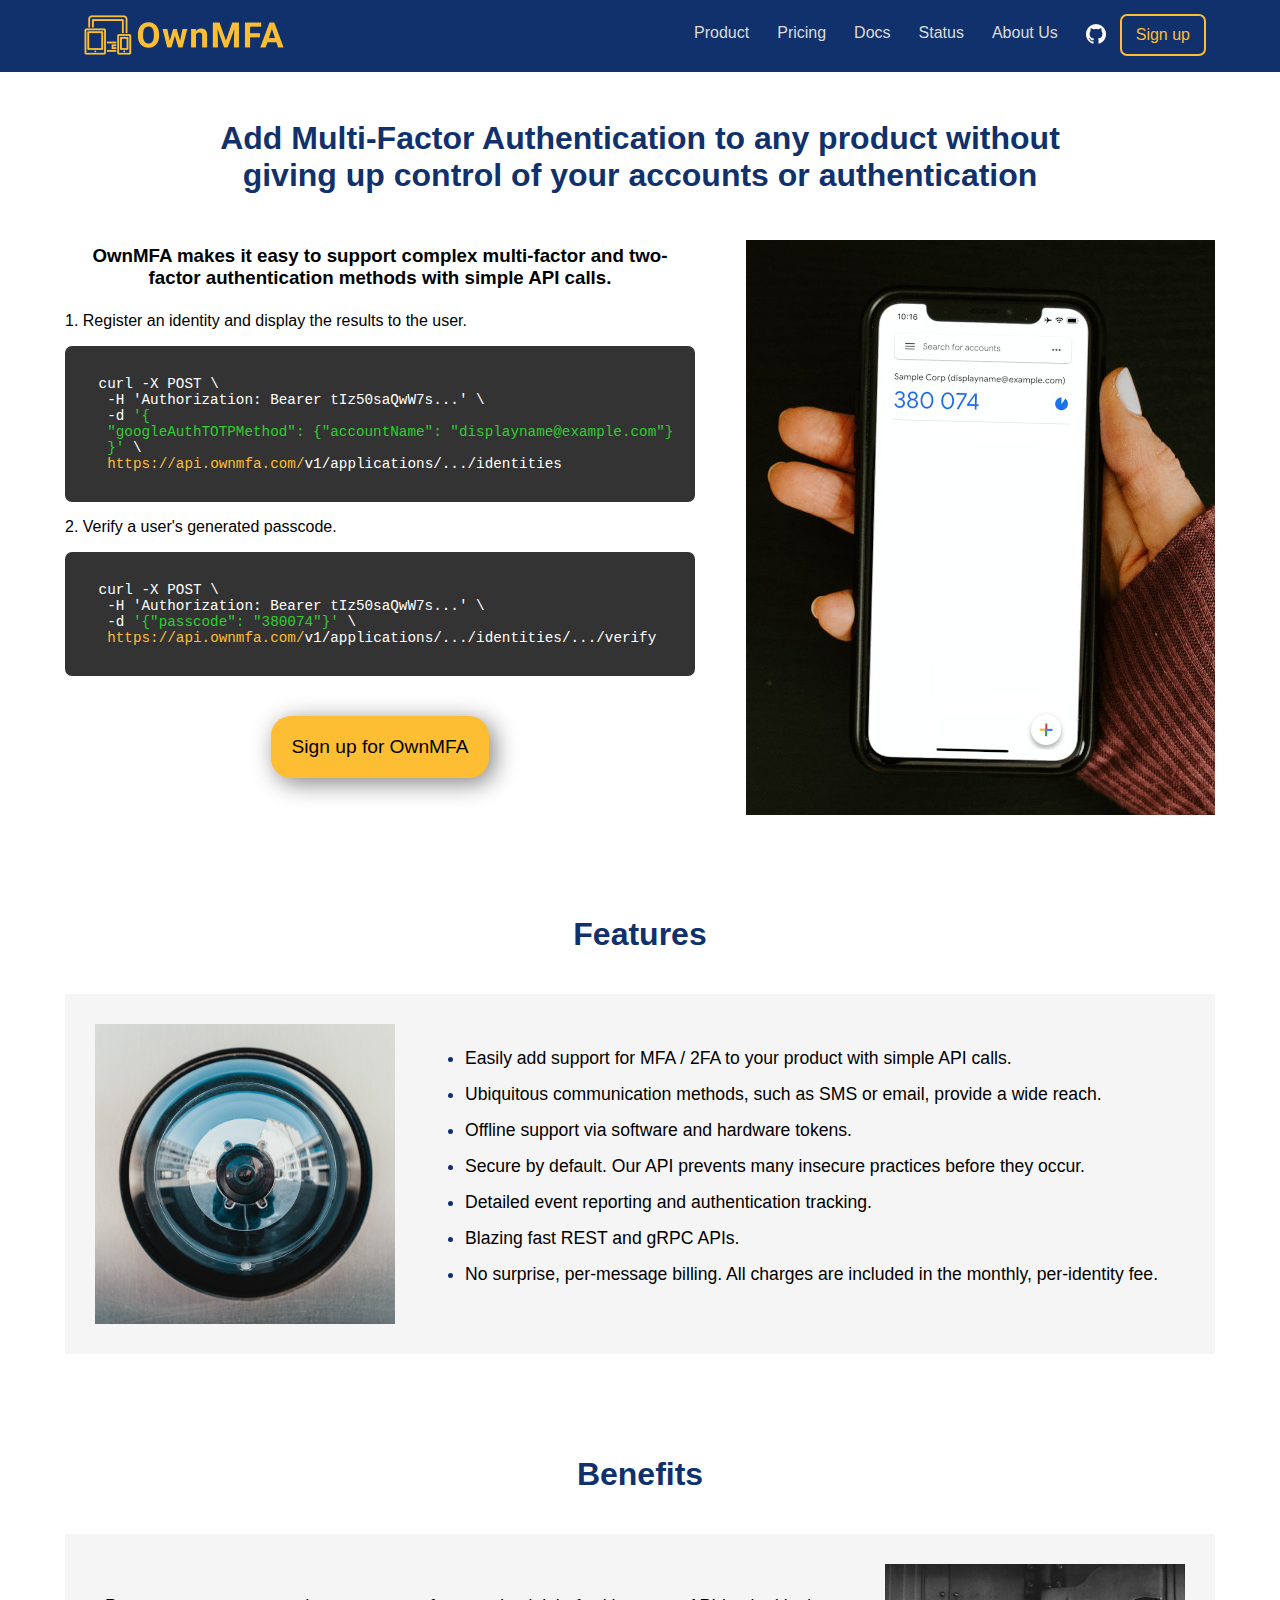
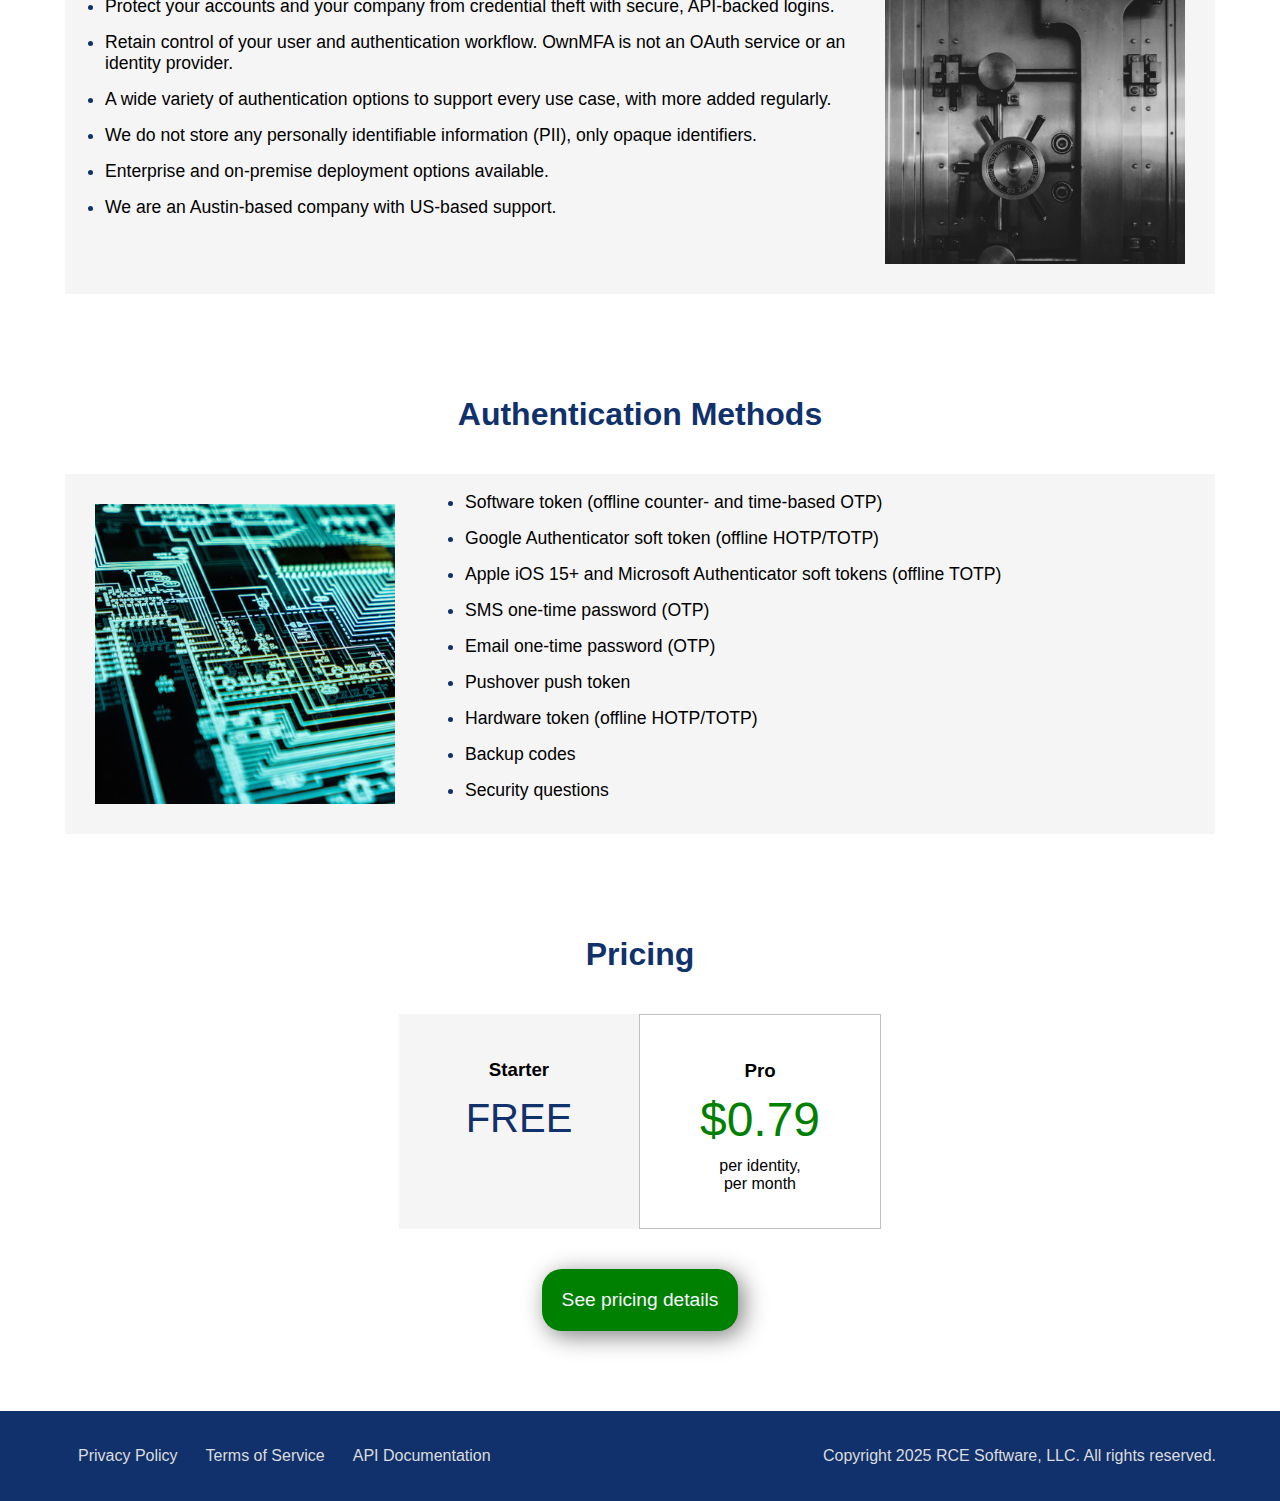
<file: index.html>
<!DOCTYPE html>
<html lang="en">
  <head>
    <meta charset="utf-8" />
    <title>MFA / 2FA as a Service | OwnMFA</title>
    <meta
      name="description"
      content="Add Multi-Factor Authentication to any product without giving up control of your accounts or authentication. OwnMFA APIs make it easy to integrate MFA and 2FA authentication methods quickly."
    />
    <meta
      name="keywords"
      content="MFA, 2FA, multi-factor authentication, two-factor authentication, API, API as a Service, SMS, Email, HOTP, TOTP, Google Authenticator"
    />
    <link rel="stylesheet" href="/assets/css/base.css" />
    <link rel="shortcut icon" href="/assets/img/favicon.png" />
  </head>
  <body>
    <div class="navbar">
      <div class="navbar-inner">
        <a href="/#">
          <img class="logo" src="/assets/img/ownmfa.png" alt="OwnMFA" />
        </a>

        <ul class="nav">
          <li><a href="/#product">Product</a></li>
          <li><a href="/pricing/">Pricing</a></li>
          <li><a href="https://api.ownmfa.com">Docs</a></li>
          <li><a href="https://ownmfa.freshstatus.io/">Status</a></li>
          <li><a href="/about/">About Us</a></li>
          <li>
            <a href="https://github.com/ownmfa"
              ><img src="/assets/img/github.png" alt="GitHub"
            /></a>
          </li>
          <li class="signup">
            <a href="mailto:signup@ownmfa.com?subject=Sign%20up%20for%20OwnMFA"
              >Sign up</a
            >
          </li>
        </ul>
      </div>
    </div>

    <div class="content">
      <div class="lead">
        <div class="lead-inner">
          <h1>
            Add Multi-Factor Authentication to any product without giving up
            control of your accounts or authentication
          </h1>
        </div>

        <div class="demo">
          <div class="demo-left">
            <h3>
              OwnMFA makes it easy to support complex multi-factor and
              two-factor authentication methods with simple API calls.
            </h3>

            <p>1. Register an identity and display the results to the user.</p>

            <div class="code-demo">
              <pre class="code-example"> <code>curl -X POST \
  -H 'Authorization: Bearer tIz50saQwW7s...' \
  -d <span class="code-param">'{
  "googleAuthTOTPMethod": {"accountName": "displayname@example.com"}
  }'</span> \
  <span class="code-url"><a href="https://api.ownmfa.com">https://api.ownmfa.com/</a></span>v1/applications/.../identities</code></pre>
            </div>

            <p>2. Verify a user's generated passcode.</p>

            <div class="code-demo">
              <pre class="code-example"> <code>curl -X POST \
  -H 'Authorization: Bearer tIz50saQwW7s...' \
  -d <span class="code-param">'{"passcode": "380074"}'</span> \
  <span class="code-url"><a href="https://api.ownmfa.com">https://api.ownmfa.com/</a></span>v1/applications/.../identities/.../verify</code></pre>
            </div>

            <div class="signup-btn">
              <a
                href="mailto:signup@ownmfa.com?subject=Sign%20up%20for%20OwnMFA"
                >Sign up for OwnMFA</a
              >
            </div>
          </div>
        </div>
      </div>

      <div class="features section" id="product">
        <h1>Features</h1>
        <div class="features-list">
          <img src="/assets/img/eye.jpg" alt="retinal scanner" />
          <ul class="promo-list">
            <li>
              <span
                >Easily add support for MFA / 2FA to your product with simple
                API calls.</span
              >
            </li>
            <li>
              <span>
                Ubiquitous communication methods, such as SMS or email, provide
                a wide reach.</span
              >
            </li>
            <li>
              <span> Offline support via software and hardware tokens.</span>
            </li>
            <li>
              <span>
                Secure by default. Our API prevents many insecure practices
                before they occur.</span
              >
            </li>
            <li>
              <span>Detailed event reporting and authentication tracking.</span>
            </li>
            <li><span>Blazing fast REST and gRPC APIs.</span></li>
            <li>
              <span>
                No surprise, per-message billing. All charges are included in
                the monthly, per-identity fee.</span
              >
            </li>
          </ul>
        </div>
      </div>

      <div class="benefits section">
        <h1>Benefits</h1>
        <div class="benefits-list">
          <ul class="promo-list">
            <li>
              <span
                >Protect your accounts and your company from credential theft
                with secure, API-backed logins.</span
              >
            </li>
            <li>
              <span>
                Retain control of your user and authentication workflow. OwnMFA
                is not an OAuth service or an identity provider.</span
              >
            </li>
            <li>
              <span>
                A wide variety of authentication options to support every use
                case, with more added regularly.</span
              >
            </li>
            <li>
              <span>
                We do not store any personally identifiable information (PII),
                only opaque identifiers.</span
              >
            </li>
            <li>
              <span
                >Enterprise and on-premise deployment options available.</span
              >
            </li>
            <li>
              <span>We are an Austin-based company with US-based support.</span>
            </li>
          </ul>
          <img src="/assets/img/vault.jpg" alt="vault" />
        </div>
      </div>

      <div class="methods section">
        <h1>Authentication Methods</h1>
        <div class="methods-list">
          <img src="/assets/img/circuit.jpg" alt="glowing circuit" />
          <ul class="promo-list">
            <li>
              <span> Software token (offline counter- and time-based OTP)</span>
            </li>
            <li>
              <span>Google Authenticator soft token (offline HOTP/TOTP)</span>
            </li>
            <li>
              <span
                >Apple iOS 15+ and Microsoft Authenticator soft tokens (offline
                TOTP)</span
              >
            </li>
            <li><span>SMS one-time password (OTP)</span></li>
            <li><span> Email one-time password (OTP)</span></li>
            <li><span> Pushover push token</span></li>
            <li><span> Hardware token (offline HOTP/TOTP)</span></li>
            <li><span>Backup codes</span></li>
            <li><span>Security questions</span></li>
          </ul>
        </div>
      </div>

      <div class="pricing section">
        <h1>Pricing</h1>
        <div class="pricing-container">
          <div class="pricing-left">
            <h3>Starter</h3>
            <div class="pricing-starter">Free</div>
          </div>
          <div class="pricing-right">
            <h3>Pro</h3>
            <div class="pricing-pro">$0.79</div>
            <div class="pricing-interval">per identity,<br />per month</div>
          </div>
        </div>
        <div class="pricing-details">
          <a href="/pricing/">See pricing details</a>
        </div>
      </div>
    </div>

    <footer>
      <div class="footer-container">
        <div class="policies">
          <ul class="nav">
            <li><a href="/privacy/">Privacy Policy</a></li>
            <li><a href="/terms/">Terms of Service</a></li>
            <li><a href="https://api.ownmfa.com">API Documentation</a></li>
          </ul>
        </div>

        <div class="copyright">
          <p>Copyright 2025 RCE Software, LLC. All rights reserved.</p>
        </div>
      </div>
    </footer>
  </body>
</html>
</file>
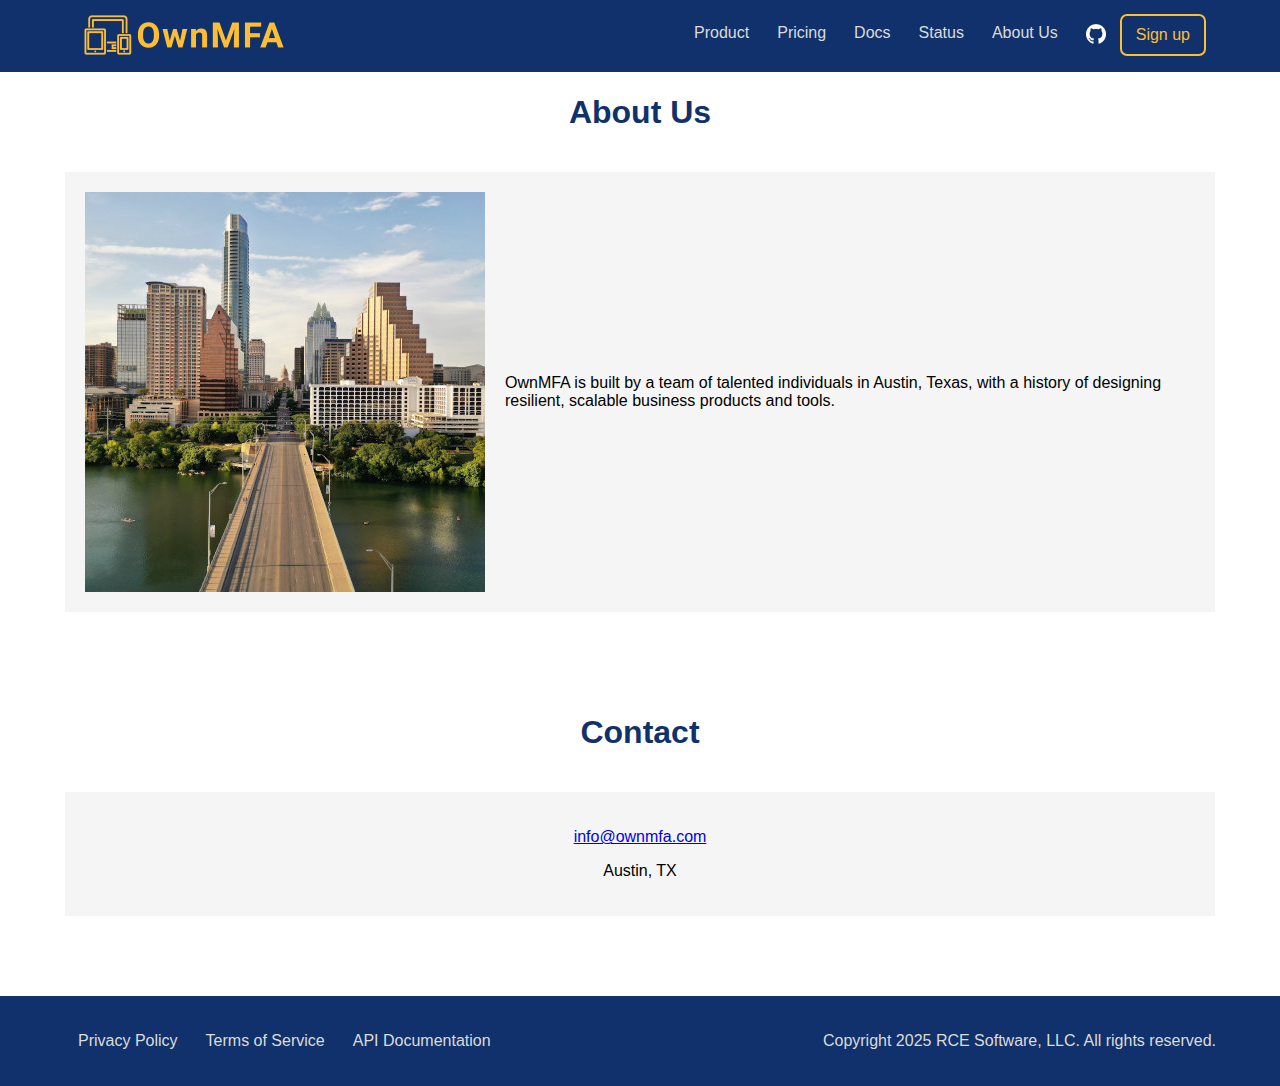
<file: about/index.html>
<!DOCTYPE html>
<html lang="en">
  <head>
    <meta charset="utf-8" />
    <title>About | OwnMFA</title>
    <meta
      name="description"
      content="About the OwnMFA team, headquartered in Austin, Texas."
    />
    <meta
      name="keywords"
      content="MFA, 2FA, multi-factor authentication, two-factor authentication, API, API as a Service, SMS, Email, HOTP, TOTP, Google Authenticator, About Us"
    />
    <link rel="stylesheet" href="/assets/css/base.css" />
    <link rel="shortcut icon" href="/assets/img/favicon.png" />
  </head>
  <body>
    <div class="navbar">
      <div class="navbar-inner">
        <a href="/">
          <img class="logo" src="/assets/img/ownmfa.png" alt="OwnMFA" />
        </a>

        <ul class="nav">
          <li><a href="/#product">Product</a></li>
          <li><a href="/pricing/">Pricing</a></li>
          <li><a href="https://api.ownmfa.com">Docs</a></li>
          <li><a href="https://ownmfa.freshstatus.io/">Status</a></li>
          <li><a href="/about/">About Us</a></li>
          <li>
            <a href="https://github.com/ownmfa"
              ><img src="/assets/img/github.png" alt="GitHub"
            /></a>
          </li>
          <li class="signup">
            <a href="mailto:signup@ownmfa.com?subject=Sign%20up%20for%20OwnMFA"
              >Sign up</a
            >
          </li>
        </ul>
      </div>
    </div>

    <div class="content">
      <div class="about section">
        <h1>About Us</h1>
        <div class="about-container">
          <img src="/assets/img/austin.jpg" alt="Austin skyline" />
          <p>
            OwnMFA is built by a team of talented individuals in Austin, Texas,
            with a history of designing resilient, scalable business products
            and tools.
          </p>
        </div>
      </div>

      <div class="contact section">
        <h1>Contact</h1>
        <div class="contact-container">
          <p><a href="mailto:info@ownmfa.com">info@ownmfa.com</a></p>
          <p>Austin, TX</p>
        </div>
      </div>
    </div>

    <footer>
      <div class="footer-container">
        <div class="policies">
          <ul class="nav">
            <li><a href="/privacy/">Privacy Policy</a></li>
            <li><a href="/terms/">Terms of Service</a></li>
            <li><a href="https://api.ownmfa.com">API Documentation</a></li>
          </ul>
        </div>

        <div class="copyright">
          <p>Copyright 2025 RCE Software, LLC. All rights reserved.</p>
        </div>
      </div>
    </footer>
  </body>
</html>
</file>
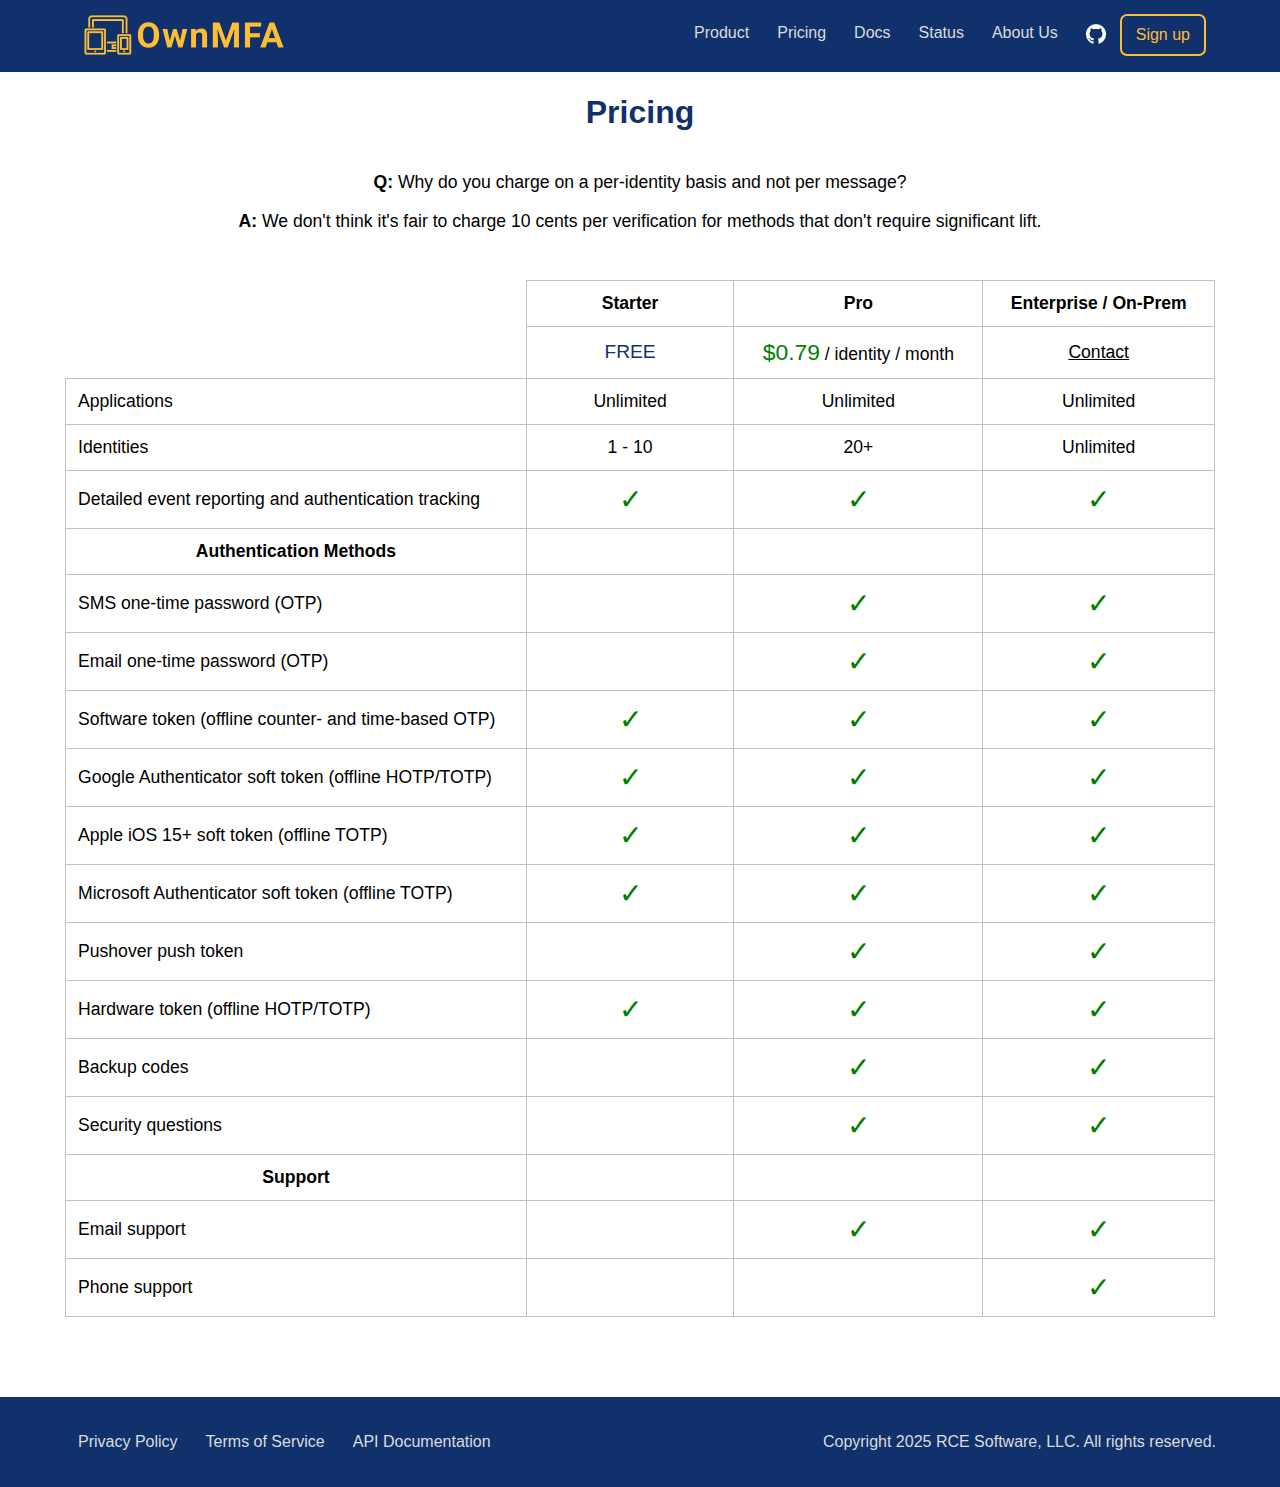
<file: pricing/index.html>
<!DOCTYPE html>
<html lang="en">
  <head>
    <meta charset="utf-8" />
    <title>Pricing | OwnMFA</title>
    <meta
      name="description"
      content="Pricing of the OwnMFA MFA / 2FA as a Service platform."
    />
    <meta
      name="keywords"
      content="MFA, 2FA, multi-factor authentication, two-factor authentication, API, API as a Service, SMS, Email, HOTP, TOTP, Google Authenticator, Pricing"
    />
    <link rel="stylesheet" href="/assets/css/base.css" />
    <link rel="shortcut icon" href="/assets/img/favicon.png" />
  </head>
  <body>
    <div class="navbar">
      <div class="navbar-inner">
        <a href="/">
          <img class="logo" src="/assets/img/ownmfa.png" alt="OwnMFA" />
        </a>

        <ul class="nav">
          <li><a href="/#product">Product</a></li>
          <li><a href="/pricing/">Pricing</a></li>
          <li><a href="https://api.ownmfa.com">Docs</a></li>
          <li><a href="https://ownmfa.freshstatus.io/">Status</a></li>
          <li><a href="/about/">About Us</a></li>
          <li>
            <a href="https://github.com/ownmfa"
              ><img src="/assets/img/github.png" alt="GitHub"
            /></a>
          </li>
          <li class="signup">
            <a href="mailto:signup@ownmfa.com?subject=Sign%20up%20for%20OwnMFA"
              >Sign up</a
            >
          </li>
        </ul>
      </div>
    </div>

    <div class="content">
      <div class="pricing-pricing section">
        <h1>Pricing</h1>
        <div class="faq">
          <p>
            <b>Q:</b> Why do you charge on a per-identity basis and not per
            message?
          </p>
          <p>
            <b>A:</b> We don't think it's fair to charge 10 cents per
            verification for methods that don't require significant lift.
          </p>
        </div>

        <div class="pricing-table">
          <table>
            <thead>
              <tr>
                <th class="thd-noborder"></th>
                <th>Starter</th>
                <th>Pro</th>
                <th>Enterprise / On-Prem</th>
              </tr>
            </thead>
            <tbody>
              <tr>
                <td class="thd-noborder"></td>
                <td class="td-center td-free">Free</td>
                <td class="td-center">
                  <span class="td-pro">$0.79</span> / identity / month
                </td>
                <td class="td-center td-black">
                  <a href="mailto:info@ownmfa.com">Contact</a>
                </td>
              </tr>
              <tr>
                <td>Applications</td>
                <td class="td-center">Unlimited</td>
                <td class="td-center">Unlimited</td>
                <td class="td-center">Unlimited</td>
              </tr>
              <tr>
                <td>Identities</td>
                <td class="td-center">1 - 10</td>
                <td class="td-center">20+</td>
                <td class="td-center">Unlimited</td>
              </tr>
              <tr>
                <td>Detailed event reporting and authentication tracking</td>
                <td class="td-center td-green">✓</td>
                <td class="td-center td-green">✓</td>
                <td class="td-center td-green">✓</td>
              </tr>
              <tr>
                <th>Authentication Methods</th>
                <th></th>
                <th></th>
                <th></th>
              </tr>
              <tr>
                <td>SMS one-time password (OTP)</td>
                <td></td>
                <td class="td-center td-green">✓</td>
                <td class="td-center td-green">✓</td>
              </tr>
              <tr>
                <td>Email one-time password (OTP)</td>
                <td></td>
                <td class="td-center td-green">✓</td>
                <td class="td-center td-green">✓</td>
              </tr>
              <tr>
                <td>Software token (offline counter- and time-based OTP)</td>
                <td class="td-center td-green">✓</td>
                <td class="td-center td-green">✓</td>
                <td class="td-center td-green">✓</td>
              </tr>
              <tr>
                <td>Google Authenticator soft token (offline HOTP/TOTP)</td>
                <td class="td-center td-green">✓</td>
                <td class="td-center td-green">✓</td>
                <td class="td-center td-green">✓</td>
              </tr>
              <tr>
                <td>Apple iOS 15+ soft token (offline TOTP)</td>
                <td class="td-center td-green">✓</td>
                <td class="td-center td-green">✓</td>
                <td class="td-center td-green">✓</td>
              </tr>
              <tr>
                <td>Microsoft Authenticator soft token (offline TOTP)</td>
                <td class="td-center td-green">✓</td>
                <td class="td-center td-green">✓</td>
                <td class="td-center td-green">✓</td>
              </tr>
              <tr>
                <td>Pushover push token</td>
                <td></td>
                <td class="td-center td-green">✓</td>
                <td class="td-center td-green">✓</td>
              </tr>
              <tr>
                <td>Hardware token (offline HOTP/TOTP)</td>
                <td class="td-center td-green">✓</td>
                <td class="td-center td-green">✓</td>
                <td class="td-center td-green">✓</td>
              </tr>
              <tr>
                <td>Backup codes</td>
                <td></td>
                <td class="td-center td-green">✓</td>
                <td class="td-center td-green">✓</td>
              </tr>
              <tr>
                <td>Security questions</td>
                <td></td>
                <td class="td-center td-green">✓</td>
                <td class="td-center td-green">✓</td>
              </tr>
              <tr>
                <th>Support</th>
                <th></th>
                <th></th>
                <th></th>
              </tr>
              <tr>
                <td>Email support</td>
                <td></td>
                <td class="td-center td-green">✓</td>
                <td class="td-center td-green">✓</td>
              </tr>
              <tr>
                <td>Phone support</td>
                <td></td>
                <td></td>
                <td class="td-center td-green">✓</td>
              </tr>
            </tbody>
          </table>
        </div>
      </div>
    </div>

    <footer>
      <div class="footer-container">
        <div class="policies">
          <ul class="nav">
            <li><a href="/privacy/">Privacy Policy</a></li>
            <li><a href="/terms/">Terms of Service</a></li>
            <li><a href="https://api.ownmfa.com">API Documentation</a></li>
          </ul>
        </div>

        <div class="copyright">
          <p>Copyright 2025 RCE Software, LLC. All rights reserved.</p>
        </div>
      </div>
    </footer>
  </body>
</html>
</file>
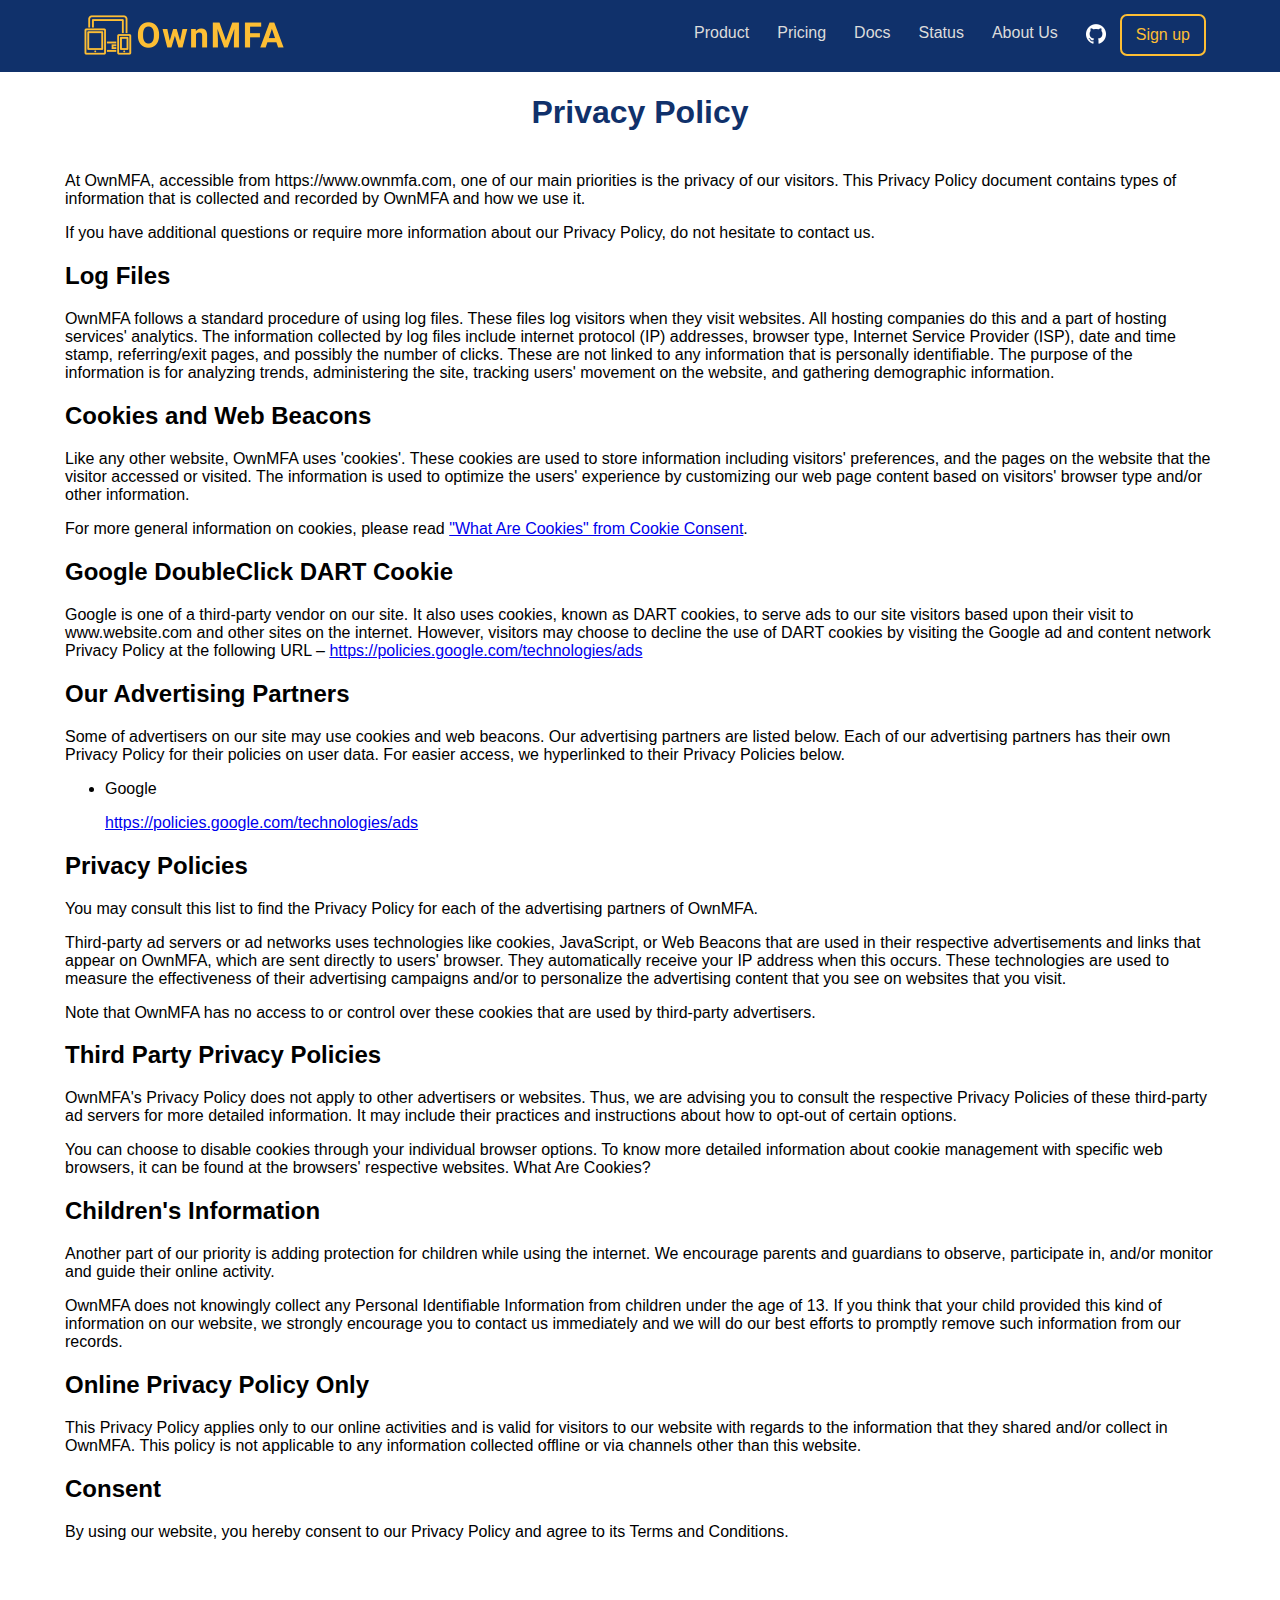
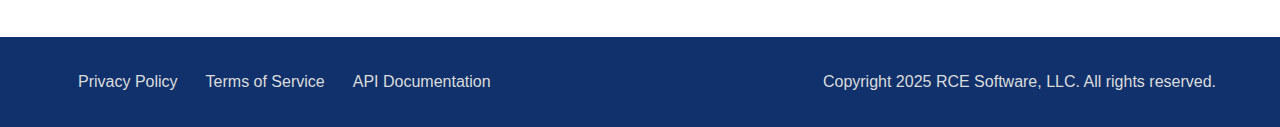
<file: privacy/index.html>
<!DOCTYPE html>
<html lang="en">
  <head>
    <meta charset="utf-8" />
    <title>Privacy Policy | OwnMFA</title>
    <meta
      name="description"
      content="Privacy Policy of the OwnMFA MFA / 2FA as a Service platform."
    />
    <meta
      name="keywords"
      content="MFA, 2FA, multi-factor authentication, two-factor authentication, API, API as a Service, SMS, Email, HOTP, TOTP, Google Authenticator, Privacy Policy"
    />
    <link rel="stylesheet" href="/assets/css/base.css" />
    <link rel="shortcut icon" href="/assets/img/favicon.png" />
  </head>
  <body>
    <div class="navbar">
      <div class="navbar-inner">
        <a href="/">
          <img class="logo" src="/assets/img/ownmfa.png" alt="OwnMFA" />
        </a>

        <ul class="nav">
          <li><a href="/#product">Product</a></li>
          <li><a href="/pricing/">Pricing</a></li>
          <li><a href="https://api.ownmfa.com">Docs</a></li>
          <li><a href="https://ownmfa.freshstatus.io/">Status</a></li>
          <li><a href="/about/">About Us</a></li>
          <li>
            <a href="https://github.com/ownmfa"
              ><img src="/assets/img/github.png" alt="GitHub"
            /></a>
          </li>
          <li class="signup">
            <a href="mailto:signup@ownmfa.com?subject=Sign%20up%20for%20OwnMFA"
              >Sign up</a
            >
          </li>
        </ul>
      </div>
    </div>

    <div class="content">
      <div class="privacy section">
        <h1>Privacy Policy</h1>
        <div class="privacy-container">
          <p>
            At OwnMFA, accessible from https://www.ownmfa.com, one of our main
            priorities is the privacy of our visitors. This Privacy Policy
            document contains types of information that is collected and
            recorded by OwnMFA and how we use it.
          </p>
          <p>
            If you have additional questions or require more information about
            our Privacy Policy, do not hesitate to contact us.
          </p>
          <h2>Log Files</h2>
          <p>
            OwnMFA follows a standard procedure of using log files. These files
            log visitors when they visit websites. All hosting companies do this
            and a part of hosting services' analytics. The information collected
            by log files include internet protocol (IP) addresses, browser type,
            Internet Service Provider (ISP), date and time stamp, referring/exit
            pages, and possibly the number of clicks. These are not linked to
            any information that is personally identifiable. The purpose of the
            information is for analyzing trends, administering the site,
            tracking users' movement on the website, and gathering demographic
            information.
          </p>
          <h2>Cookies and Web Beacons</h2>
          <p>
            Like any other website, OwnMFA uses 'cookies'. These cookies are
            used to store information including visitors' preferences, and the
            pages on the website that the visitor accessed or visited. The
            information is used to optimize the users' experience by customizing
            our web page content based on visitors' browser type and/or other
            information.
          </p>
          <p>
            For more general information on cookies, please read
            <a href="https://www.privacypolicyonline.com/what-are-cookies/"
              >"What Are Cookies" from Cookie Consent</a
            >.
          </p>
          <h2>Google DoubleClick DART Cookie</h2>
          <p>
            Google is one of a third-party vendor on our site. It also uses
            cookies, known as DART cookies, to serve ads to our site visitors
            based upon their visit to www.website.com and other sites on the
            internet. However, visitors may choose to decline the use of DART
            cookies by visiting the Google ad and content network Privacy Policy
            at the following URL –
            <a href="https://policies.google.com/technologies/ads"
              >https://policies.google.com/technologies/ads</a
            >
          </p>
          <h2>Our Advertising Partners</h2>
          <p>
            Some of advertisers on our site may use cookies and web beacons. Our
            advertising partners are listed below. Each of our advertising
            partners has their own Privacy Policy for their policies on user
            data. For easier access, we hyperlinked to their Privacy Policies
            below.
          </p>
          <ul>
            <li>
              <p>Google</p>
              <p>
                <a href="https://policies.google.com/technologies/ads"
                  >https://policies.google.com/technologies/ads</a
                >
              </p>
            </li>
          </ul>
          <h2>Privacy Policies</h2>
          <p>
            You may consult this list to find the Privacy Policy for each of the
            advertising partners of OwnMFA.
          </p>
          <p>
            Third-party ad servers or ad networks uses technologies like
            cookies, JavaScript, or Web Beacons that are used in their
            respective advertisements and links that appear on OwnMFA, which are
            sent directly to users' browser. They automatically receive your IP
            address when this occurs. These technologies are used to measure the
            effectiveness of their advertising campaigns and/or to personalize
            the advertising content that you see on websites that you visit.
          </p>
          <p>
            Note that OwnMFA has no access to or control over these cookies that
            are used by third-party advertisers.
          </p>
          <h2>Third Party Privacy Policies</h2>
          <p>
            OwnMFA's Privacy Policy does not apply to other advertisers or
            websites. Thus, we are advising you to consult the respective
            Privacy Policies of these third-party ad servers for more detailed
            information. It may include their practices and instructions about
            how to opt-out of certain options.
          </p>
          <p>
            You can choose to disable cookies through your individual browser
            options. To know more detailed information about cookie management
            with specific web browsers, it can be found at the browsers'
            respective websites. What Are Cookies?
          </p>
          <h2>Children's Information</h2>
          <p>
            Another part of our priority is adding protection for children while
            using the internet. We encourage parents and guardians to observe,
            participate in, and/or monitor and guide their online activity.
          </p>
          <p>
            OwnMFA does not knowingly collect any Personal Identifiable
            Information from children under the age of 13. If you think that
            your child provided this kind of information on our website, we
            strongly encourage you to contact us immediately and we will do our
            best efforts to promptly remove such information from our records.
          </p>
          <h2>Online Privacy Policy Only</h2>
          <p>
            This Privacy Policy applies only to our online activities and is
            valid for visitors to our website with regards to the information
            that they shared and/or collect in OwnMFA. This policy is not
            applicable to any information collected offline or via channels
            other than this website.
          </p>
          <h2>Consent</h2>
          <p>
            By using our website, you hereby consent to our Privacy Policy and
            agree to its Terms and Conditions.
          </p>
        </div>
      </div>
    </div>

    <footer>
      <div class="footer-container">
        <div class="policies">
          <ul class="nav">
            <li><a href="/privacy/">Privacy Policy</a></li>
            <li><a href="/terms/">Terms of Service</a></li>
            <li><a href="https://api.ownmfa.com">API Documentation</a></li>
          </ul>
        </div>

        <div class="copyright">
          <p>Copyright 2025 RCE Software, LLC. All rights reserved.</p>
        </div>
      </div>
    </footer>
  </body>
</html>
</file>
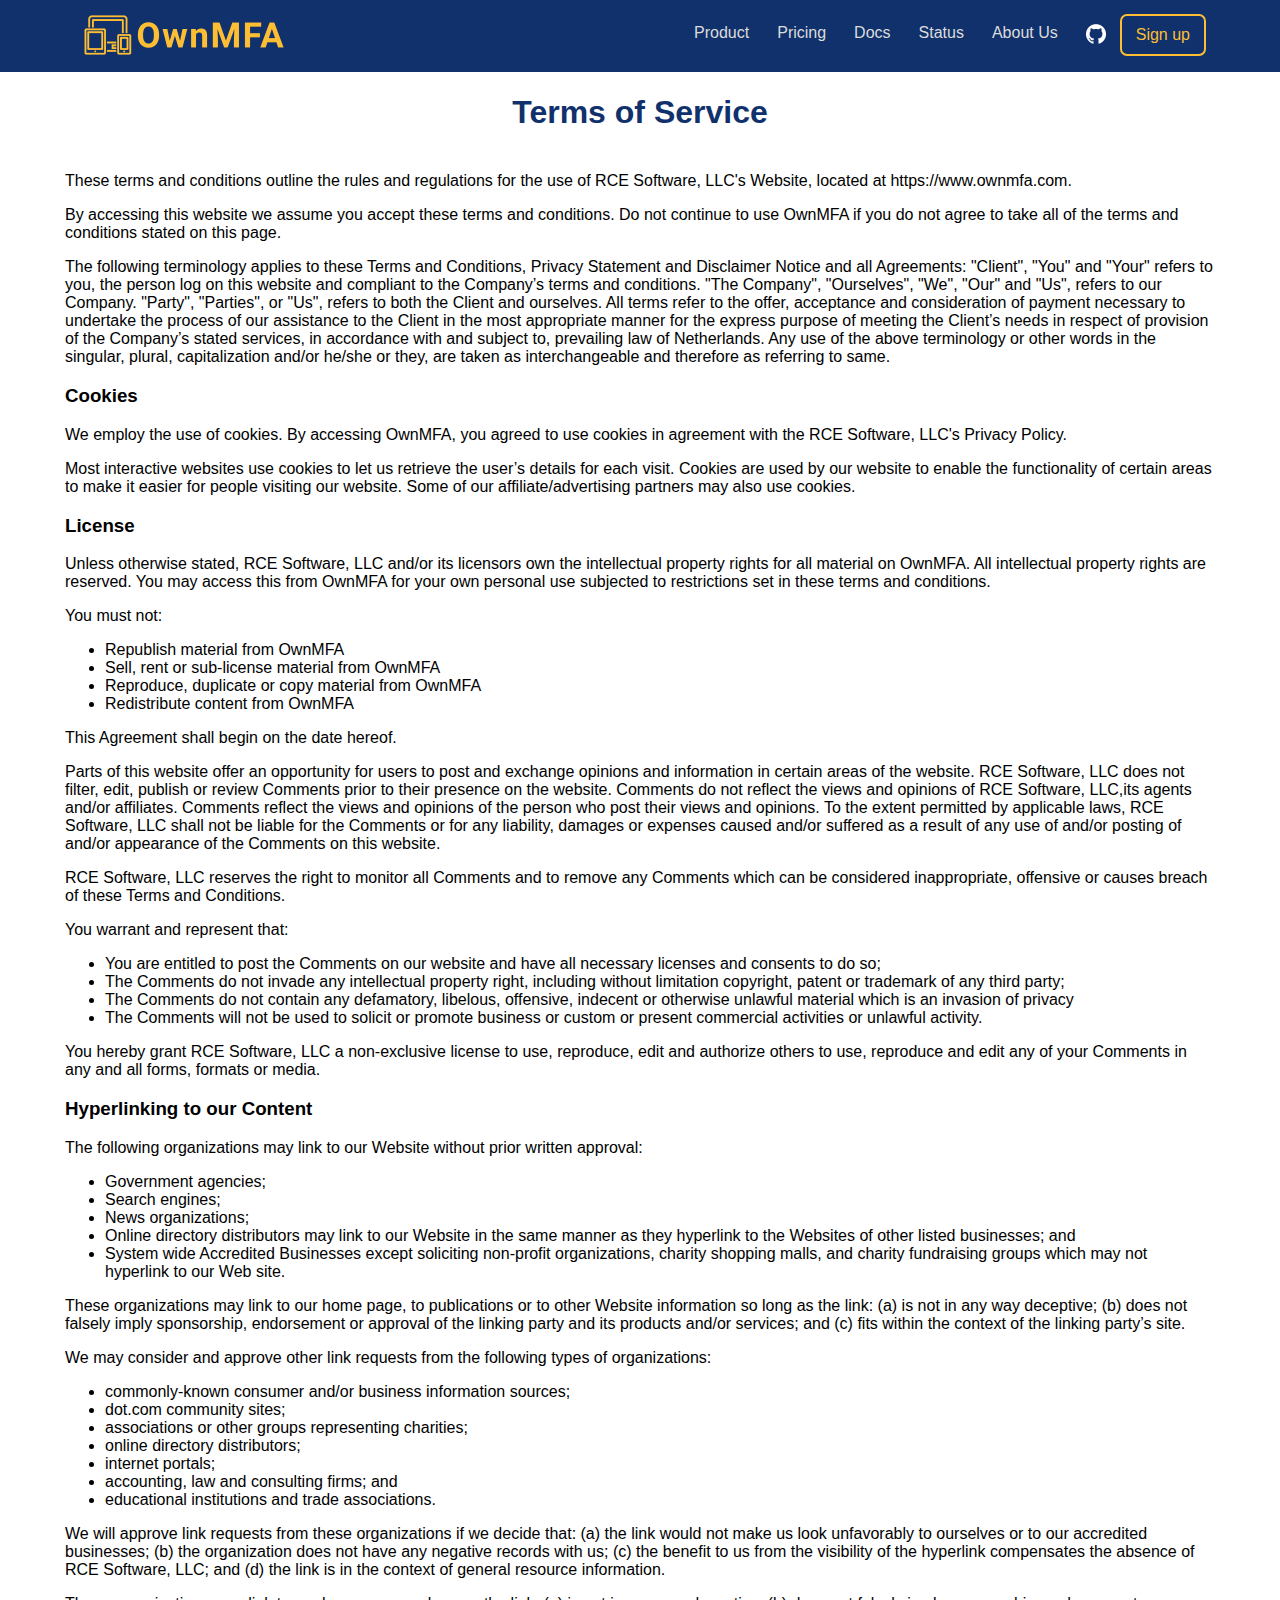
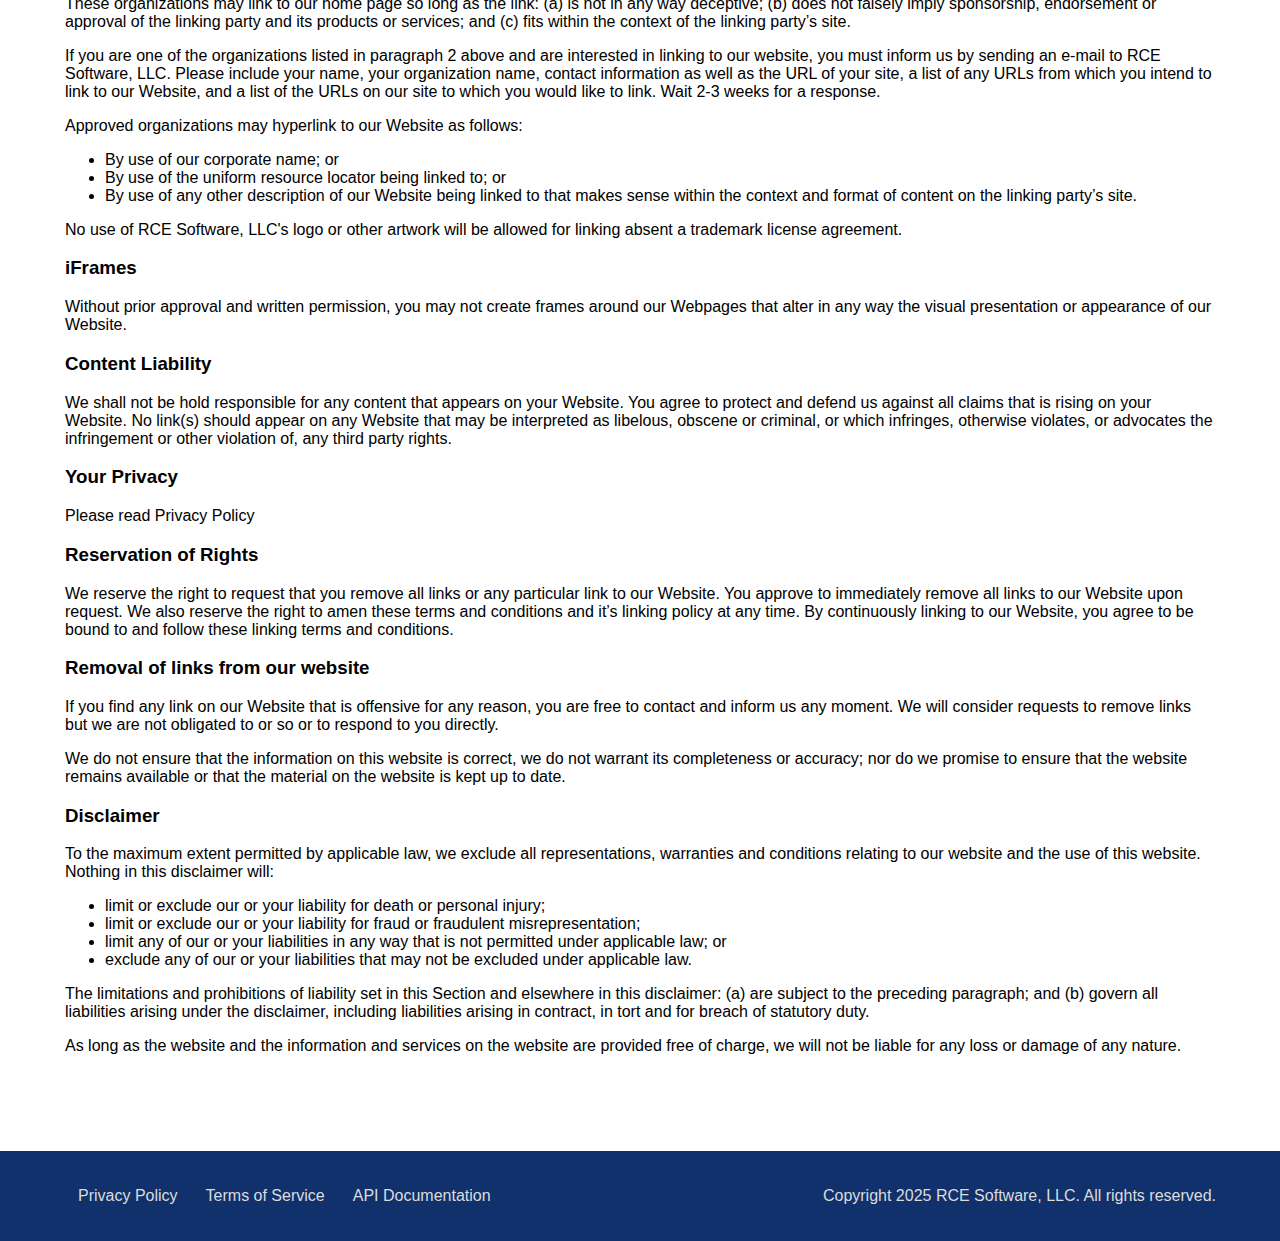
<file: terms/index.html>
<!DOCTYPE html>
<html lang="en">
  <head>
    <meta charset="utf-8" />
    <title>Terms of Service | OwnMFA</title>
    <meta
      name="description"
      content="Terms of Service of the OwnMFA MFA / 2FA as a Service platform."
    />
    <meta
      name="keywords"
      content="MFA, 2FA, multi-factor authentication, two-factor authentication, API, API as a Service, SMS, Email, HOTP, TOTP, Google Authenticator, Terms of Service"
    />
    <link rel="stylesheet" href="/assets/css/base.css" />
    <link rel="shortcut icon" href="/assets/img/favicon.png" />
  </head>
  <body>
    <div class="navbar">
      <div class="navbar-inner">
        <a href="/">
          <img class="logo" src="/assets/img/ownmfa.png" alt="OwnMFA" />
        </a>

        <ul class="nav">
          <li><a href="/#product">Product</a></li>
          <li><a href="/pricing/">Pricing</a></li>
          <li><a href="https://api.ownmfa.com">Docs</a></li>
          <li><a href="https://ownmfa.freshstatus.io/">Status</a></li>
          <li><a href="/about/">About Us</a></li>
          <li>
            <a href="https://github.com/ownmfa"
              ><img src="/assets/img/github.png" alt="GitHub"
            /></a>
          </li>
          <li class="signup">
            <a href="mailto:signup@ownmfa.com?subject=Sign%20up%20for%20OwnMFA"
              >Sign up</a
            >
          </li>
        </ul>
      </div>
    </div>

    <div class="content">
      <div class="terms section">
        <h1>Terms of Service</h1>
        <div class="terms-container">
          <p>
            These terms and conditions outline the rules and regulations for the
            use of RCE Software, LLC's Website, located at
            https://www.ownmfa.com.
          </p>
          <p>
            By accessing this website we assume you accept these terms and
            conditions. Do not continue to use OwnMFA if you do not agree to
            take all of the terms and conditions stated on this page.
          </p>
          <p>
            The following terminology applies to these Terms and Conditions,
            Privacy Statement and Disclaimer Notice and all Agreements:
            "Client", "You" and "Your" refers to you, the person log on this
            website and compliant to the Company’s terms and conditions. "The
            Company", "Ourselves", "We", "Our" and "Us", refers to our Company.
            "Party", "Parties", or "Us", refers to both the Client and
            ourselves. All terms refer to the offer, acceptance and
            consideration of payment necessary to undertake the process of our
            assistance to the Client in the most appropriate manner for the
            express purpose of meeting the Client’s needs in respect of
            provision of the Company’s stated services, in accordance with and
            subject to, prevailing law of Netherlands. Any use of the above
            terminology or other words in the singular, plural, capitalization
            and/or he/she or they, are taken as interchangeable and therefore as
            referring to same.
          </p>
          <h3><strong>Cookies</strong></h3>
          <p>
            We employ the use of cookies. By accessing OwnMFA, you agreed to use
            cookies in agreement with the RCE Software, LLC's Privacy Policy.
          </p>
          <p>
            Most interactive websites use cookies to let us retrieve the user’s
            details for each visit. Cookies are used by our website to enable
            the functionality of certain areas to make it easier for people
            visiting our website. Some of our affiliate/advertising partners may
            also use cookies.
          </p>
          <h3><strong>License</strong></h3>
          <p>
            Unless otherwise stated, RCE Software, LLC and/or its licensors own
            the intellectual property rights for all material on OwnMFA. All
            intellectual property rights are reserved. You may access this from
            OwnMFA for your own personal use subjected to restrictions set in
            these terms and conditions.
          </p>
          <p>You must not:</p>
          <ul>
            <li>Republish material from OwnMFA</li>
            <li>Sell, rent or sub-license material from OwnMFA</li>
            <li>Reproduce, duplicate or copy material from OwnMFA</li>
            <li>Redistribute content from OwnMFA</li>
          </ul>
          <p>This Agreement shall begin on the date hereof.</p>
          <p>
            Parts of this website offer an opportunity for users to post and
            exchange opinions and information in certain areas of the website.
            RCE Software, LLC does not filter, edit, publish or review Comments
            prior to their presence on the website. Comments do not reflect the
            views and opinions of RCE Software, LLC,its agents and/or
            affiliates. Comments reflect the views and opinions of the person
            who post their views and opinions. To the extent permitted by
            applicable laws, RCE Software, LLC shall not be liable for the
            Comments or for any liability, damages or expenses caused and/or
            suffered as a result of any use of and/or posting of and/or
            appearance of the Comments on this website.
          </p>
          <p>
            RCE Software, LLC reserves the right to monitor all Comments and to
            remove any Comments which can be considered inappropriate, offensive
            or causes breach of these Terms and Conditions.
          </p>
          <p>You warrant and represent that:</p>
          <ul>
            <li>
              You are entitled to post the Comments on our website and have all
              necessary licenses and consents to do so;
            </li>
            <li>
              The Comments do not invade any intellectual property right,
              including without limitation copyright, patent or trademark of any
              third party;
            </li>
            <li>
              The Comments do not contain any defamatory, libelous, offensive,
              indecent or otherwise unlawful material which is an invasion of
              privacy
            </li>
            <li>
              The Comments will not be used to solicit or promote business or
              custom or present commercial activities or unlawful activity.
            </li>
          </ul>
          <p>
            You hereby grant RCE Software, LLC a non-exclusive license to use,
            reproduce, edit and authorize others to use, reproduce and edit any
            of your Comments in any and all forms, formats or media.
          </p>
          <h3><strong>Hyperlinking to our Content</strong></h3>
          <p>
            The following organizations may link to our Website without prior
            written approval:
          </p>
          <ul>
            <li>Government agencies;</li>
            <li>Search engines;</li>
            <li>News organizations;</li>
            <li>
              Online directory distributors may link to our Website in the same
              manner as they hyperlink to the Websites of other listed
              businesses; and
            </li>
            <li>
              System wide Accredited Businesses except soliciting non-profit
              organizations, charity shopping malls, and charity fundraising
              groups which may not hyperlink to our Web site.
            </li>
          </ul>
          <p>
            These organizations may link to our home page, to publications or to
            other Website information so long as the link: (a) is not in any way
            deceptive; (b) does not falsely imply sponsorship, endorsement or
            approval of the linking party and its products and/or services; and
            (c) fits within the context of the linking party’s site.
          </p>
          <p>
            We may consider and approve other link requests from the following
            types of organizations:
          </p>
          <ul>
            <li>
              commonly-known consumer and/or business information sources;
            </li>
            <li>dot.com community sites;</li>
            <li>associations or other groups representing charities;</li>
            <li>online directory distributors;</li>
            <li>internet portals;</li>
            <li>accounting, law and consulting firms; and</li>
            <li>educational institutions and trade associations.</li>
          </ul>
          <p>
            We will approve link requests from these organizations if we decide
            that: (a) the link would not make us look unfavorably to ourselves
            or to our accredited businesses; (b) the organization does not have
            any negative records with us; (c) the benefit to us from the
            visibility of the hyperlink compensates the absence of RCE Software,
            LLC; and (d) the link is in the context of general resource
            information.
          </p>
          <p>
            These organizations may link to our home page so long as the link:
            (a) is not in any way deceptive; (b) does not falsely imply
            sponsorship, endorsement or approval of the linking party and its
            products or services; and (c) fits within the context of the linking
            party’s site.
          </p>
          <p>
            If you are one of the organizations listed in paragraph 2 above and
            are interested in linking to our website, you must inform us by
            sending an e-mail to RCE Software, LLC. Please include your name,
            your organization name, contact information as well as the URL of
            your site, a list of any URLs from which you intend to link to our
            Website, and a list of the URLs on our site to which you would like
            to link. Wait 2-3 weeks for a response.
          </p>
          <p>Approved organizations may hyperlink to our Website as follows:</p>
          <ul>
            <li>By use of our corporate name; or</li>
            <li>By use of the uniform resource locator being linked to; or</li>
            <li>
              By use of any other description of our Website being linked to
              that makes sense within the context and format of content on the
              linking party’s site.
            </li>
          </ul>
          <p>
            No use of RCE Software, LLC's logo or other artwork will be allowed
            for linking absent a trademark license agreement.
          </p>
          <h3><strong>iFrames</strong></h3>
          <p>
            Without prior approval and written permission, you may not create
            frames around our Webpages that alter in any way the visual
            presentation or appearance of our Website.
          </p>
          <h3><strong>Content Liability</strong></h3>
          <p>
            We shall not be hold responsible for any content that appears on
            your Website. You agree to protect and defend us against all claims
            that is rising on your Website. No link(s) should appear on any
            Website that may be interpreted as libelous, obscene or criminal, or
            which infringes, otherwise violates, or advocates the infringement
            or other violation of, any third party rights.
          </p>
          <h3><strong>Your Privacy</strong></h3>
          <p>Please read Privacy Policy</p>
          <h3><strong>Reservation of Rights</strong></h3>
          <p>
            We reserve the right to request that you remove all links or any
            particular link to our Website. You approve to immediately remove
            all links to our Website upon request. We also reserve the right to
            amen these terms and conditions and it’s linking policy at any time.
            By continuously linking to our Website, you agree to be bound to and
            follow these linking terms and conditions.
          </p>
          <h3><strong>Removal of links from our website</strong></h3>
          <p>
            If you find any link on our Website that is offensive for any
            reason, you are free to contact and inform us any moment. We will
            consider requests to remove links but we are not obligated to or so
            or to respond to you directly.
          </p>
          <p>
            We do not ensure that the information on this website is correct, we
            do not warrant its completeness or accuracy; nor do we promise to
            ensure that the website remains available or that the material on
            the website is kept up to date.
          </p>
          <h3><strong>Disclaimer</strong></h3>
          <p>
            To the maximum extent permitted by applicable law, we exclude all
            representations, warranties and conditions relating to our website
            and the use of this website. Nothing in this disclaimer will:
          </p>
          <ul>
            <li>
              limit or exclude our or your liability for death or personal
              injury;
            </li>
            <li>
              limit or exclude our or your liability for fraud or fraudulent
              misrepresentation;
            </li>
            <li>
              limit any of our or your liabilities in any way that is not
              permitted under applicable law; or
            </li>
            <li>
              exclude any of our or your liabilities that may not be excluded
              under applicable law.
            </li>
          </ul>
          <p>
            The limitations and prohibitions of liability set in this Section
            and elsewhere in this disclaimer: (a) are subject to the preceding
            paragraph; and (b) govern all liabilities arising under the
            disclaimer, including liabilities arising in contract, in tort and
            for breach of statutory duty.
          </p>
          <p>
            As long as the website and the information and services on the
            website are provided free of charge, we will not be liable for any
            loss or damage of any nature.
          </p>
        </div>
      </div>
    </div>

    <footer>
      <div class="footer-container">
        <div class="policies">
          <ul class="nav">
            <li><a href="/privacy/">Privacy Policy</a></li>
            <li><a href="/terms/">Terms of Service</a></li>
            <li><a href="https://api.ownmfa.com">API Documentation</a></li>
          </ul>
        </div>

        <div class="copyright">
          <p>Copyright 2025 RCE Software, LLC. All rights reserved.</p>
        </div>
      </div>
    </footer>
  </body>
</html>
</file>
<file: assets/css/base.css>
html {
  scroll-behavior: smooth;
}

body {
  font-family: "Helvetica Neue", Helvetica, Arial, sans-serif;
  margin: 0;
}

.navbar {
  position: fixed;
  top: 0;
  width: 100%;
  background-color: #10316b;
}

.navbar-inner,
.footer-container {
  margin: 0 5%;
}

.navbar-inner .logo {
  padding: 15px 20px 10px;
}

.navbar ul {
  float: right;
  list-style-type: none;
  margin: 10px;
  padding: 0;
}

.navbar li {
  float: left;
}

.navbar li a {
  display: block;
  color: gainsboro;
  text-align: center;
  padding: 14px;
  text-decoration: none;
}

.navbar li a:hover {
  color: white;
}

.navbar .signup a {
  border: 2px solid #fdbe34;
  border-radius: 7px;
  color: #fdbe34;
  padding: 10px 14px;
  margin: 4px 0 0 0;
  transition: all 0.3s;
}

.navbar .signup a:hover {
  background-color: #fdbe34;
  color: black;
}

.content {
  width: 1150px;
  margin: 94px auto 0;
}

.lead-inner {
  text-align: center;
  color: #10316b;
  margin: 0 10%;
  padding: 5px 0;
}

.demo {
  height: 575px;
  background-image: url("/assets/img/auth_phone_hand.jpg");
  background-repeat: no-repeat;
  background-position: right top;
}

.demo-left {
  width: 630px;
}

.demo-left h3 {
  text-align: center;
  padding: 5px;
}

.code-demo {
  background-color: #333333;
  color: white;
  border-radius: 7px;
}

.code-example {
  padding: 30px 25px;
  font-size: 1.1em;
}

.code-param {
  color: limegreen;
}

.code-url,
.code-url a {
  color: #fdbe34;
  text-decoration: none;
}

.signup-btn {
  margin-top: 40px;
  text-align: center;
}

.signup-btn a {
  display: inline-block;
  background-color: #fdbe34;
  color: black;
  font-size: 1.2em;
  padding: 20px;
  text-decoration: none;
  border-radius: 20px;
  box-shadow: 5px 5px 25px gray;
  transition: all 0.3s;
}

.signup-btn a:hover {
  box-shadow: 5px 5px 25px #404040;
}

.features,
.benefits,
.pricing,
.methods,
.contact {
  padding: 80px 0 0;
}

.section h1 {
  text-align: center;
  color: #10316b;
  padding-bottom: 20px;
}

.section img {
  width: 300px;
  padding: 30px;
}

.about-container img {
  width: 400px;
  padding: 20px;
}

.features-list,
.methods-list,
.benefits-list,
.about-container {
  background-color: whitesmoke;
  display: flex;
  align-items: center;
}

.promo-list {
  font-size: 1.1em;
}

.promo-list li {
  color: #10316b;
  margin-bottom: 15px;
}

.promo-list li span {
  color: black;
}

.pricing-container {
  text-align: center;
  display: flex;
  justify-content: center;
}

.pricing-container h3 {
  margin: 10px 0;
}

.pricing-left {
  background-color: whitesmoke;
  padding: 35px 20px;
  width: 200px;
}

.pricing-starter {
  color: #10316b;
  font-size: 2.5em;
  text-transform: uppercase;
  margin: 15px;
}

.pricing-right {
  border: 1px solid silver;
  padding: 35px 20px;
  width: 200px;
}

.pricing-pro {
  color: green;
  font-size: 3em;
  font-weight: 500;
  margin: 0 0 10px;
}

.pricing-details {
  margin-top: 40px;
  text-align: center;
}

.pricing-details a {
  display: inline-block;
  background-color: green;
  color: ghostwhite;
  font-size: 1.2em;
  padding: 20px;
  text-decoration: none;
  border-radius: 20px;
  box-shadow: 5px 5px 25px gray;
  transition: all 0.3s;
}

.pricing-details a:hover {
  box-shadow: 5px 5px 25px #404040;
}

table {
  width: 100%;
  border: 0;
  border-collapse: collapse;
}

th,
td {
  border: 1px solid silver;
  font-size: 1.1em;
  max-width: 375px;
  min-width: 155px;
}

th,
td {
  padding: 12px;
}

.thd-noborder {
  border: none;
}

.td-free {
  color: #10316b;
  font-size: 1.2em;
  text-transform: uppercase;
}

.td-pro {
  color: green;
  font-size: 1.3em;
  font-weight: 450;
}

.td-center {
  text-align: center;
}

.td-black a {
  color: black;
}

.td-green {
  color: green;
  font-size: 1.75em;
}

.pricing-sub {
  color: red;
  font-size: 0.65em;
}

.pricing,
.pricing-pricing,
.contact,
.privacy,
.terms {
  padding-bottom: 80px;
}

.contact-container {
  text-align: center;
  background-color: whitesmoke;
  padding: 20px 0;
}

.faq {
  margin: 0 10%;
  text-align: center;
  font-size: 1.1em;
  padding-bottom: 30px;
}

footer {
  background-color: #10316b;
}

.footer-container {
  padding: 20px 0;
  color: gainsboro;
  display: flex;
  align-items: center;
  justify-content: space-between;
}

.policies ul {
  list-style-type: none;
  margin: 0;
  padding: 0;
  vertical-align: middle;
}

.policies li {
  float: left;
}

.policies li a {
  display: block;
  color: gainsboro;
  text-align: center;
  padding: 14px 14px;
  text-decoration: none;
}

.policies li a:hover {
  color: white;
}
</file>
